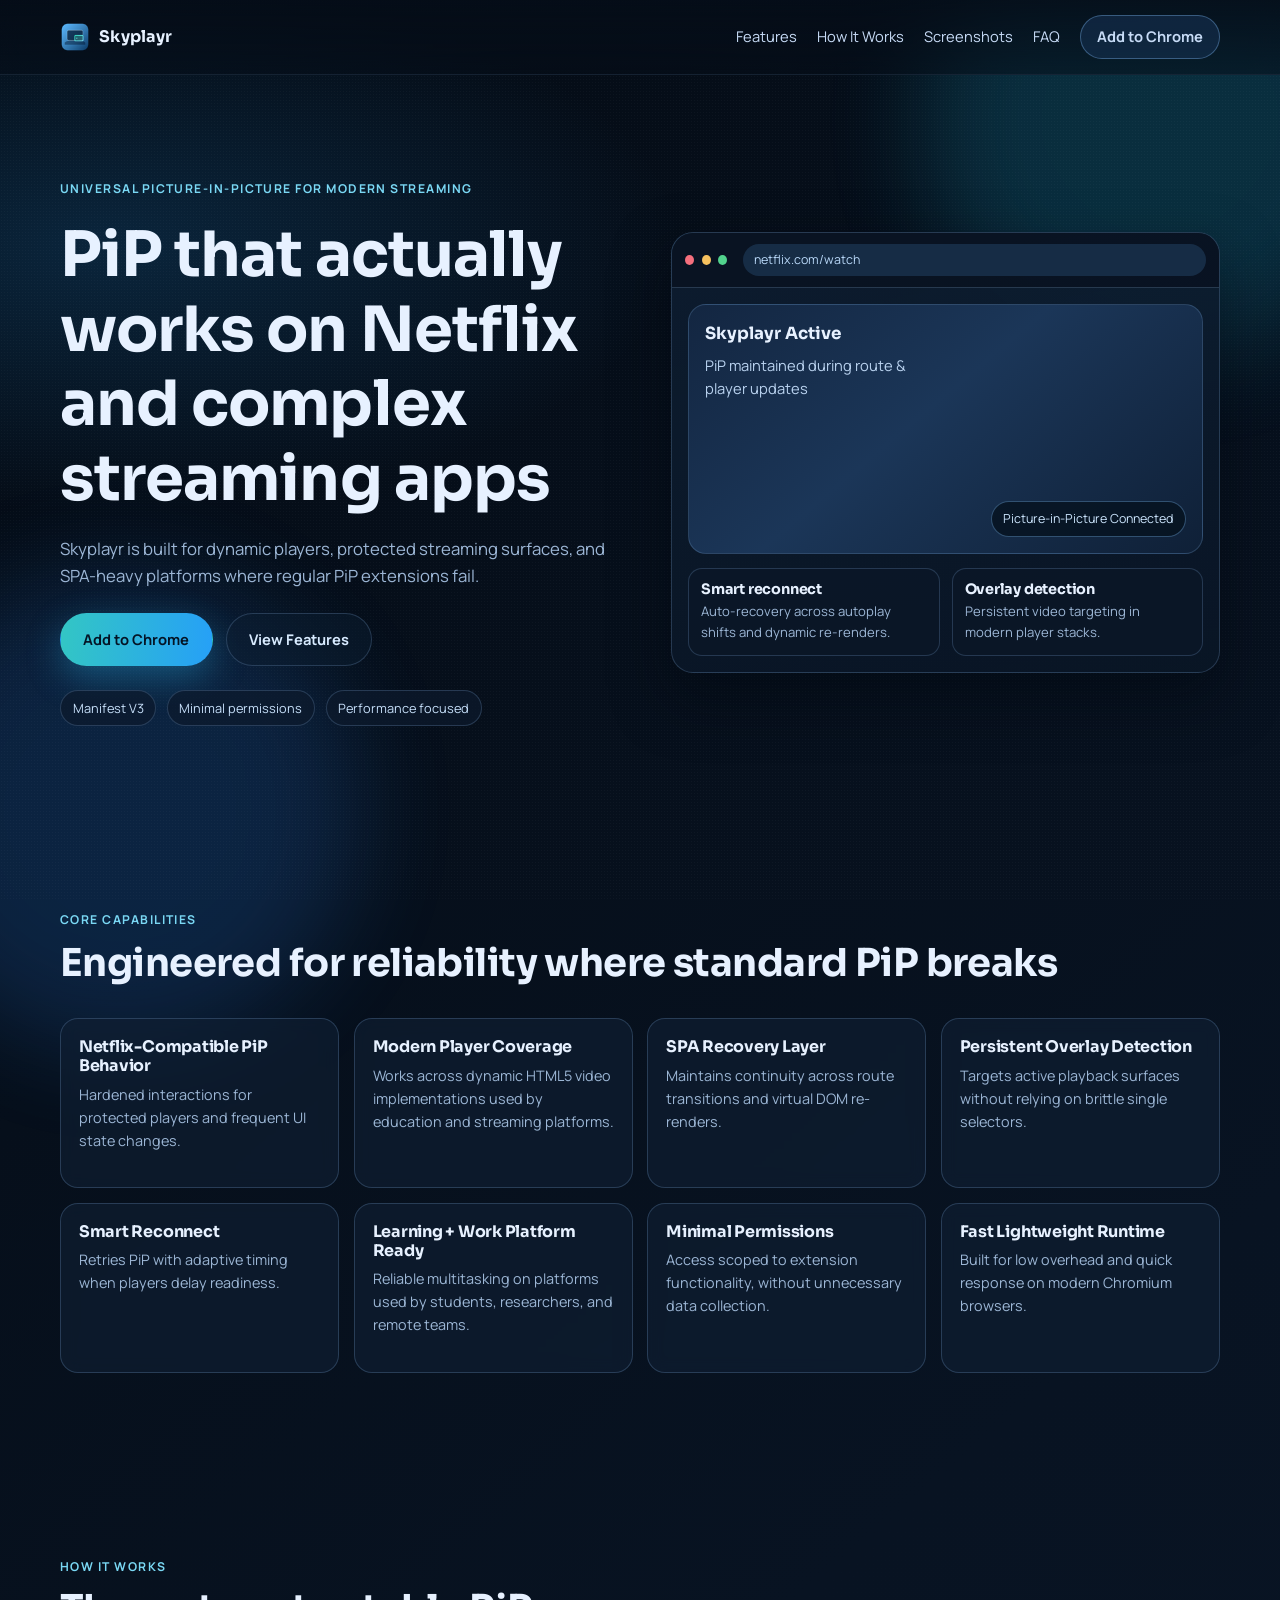
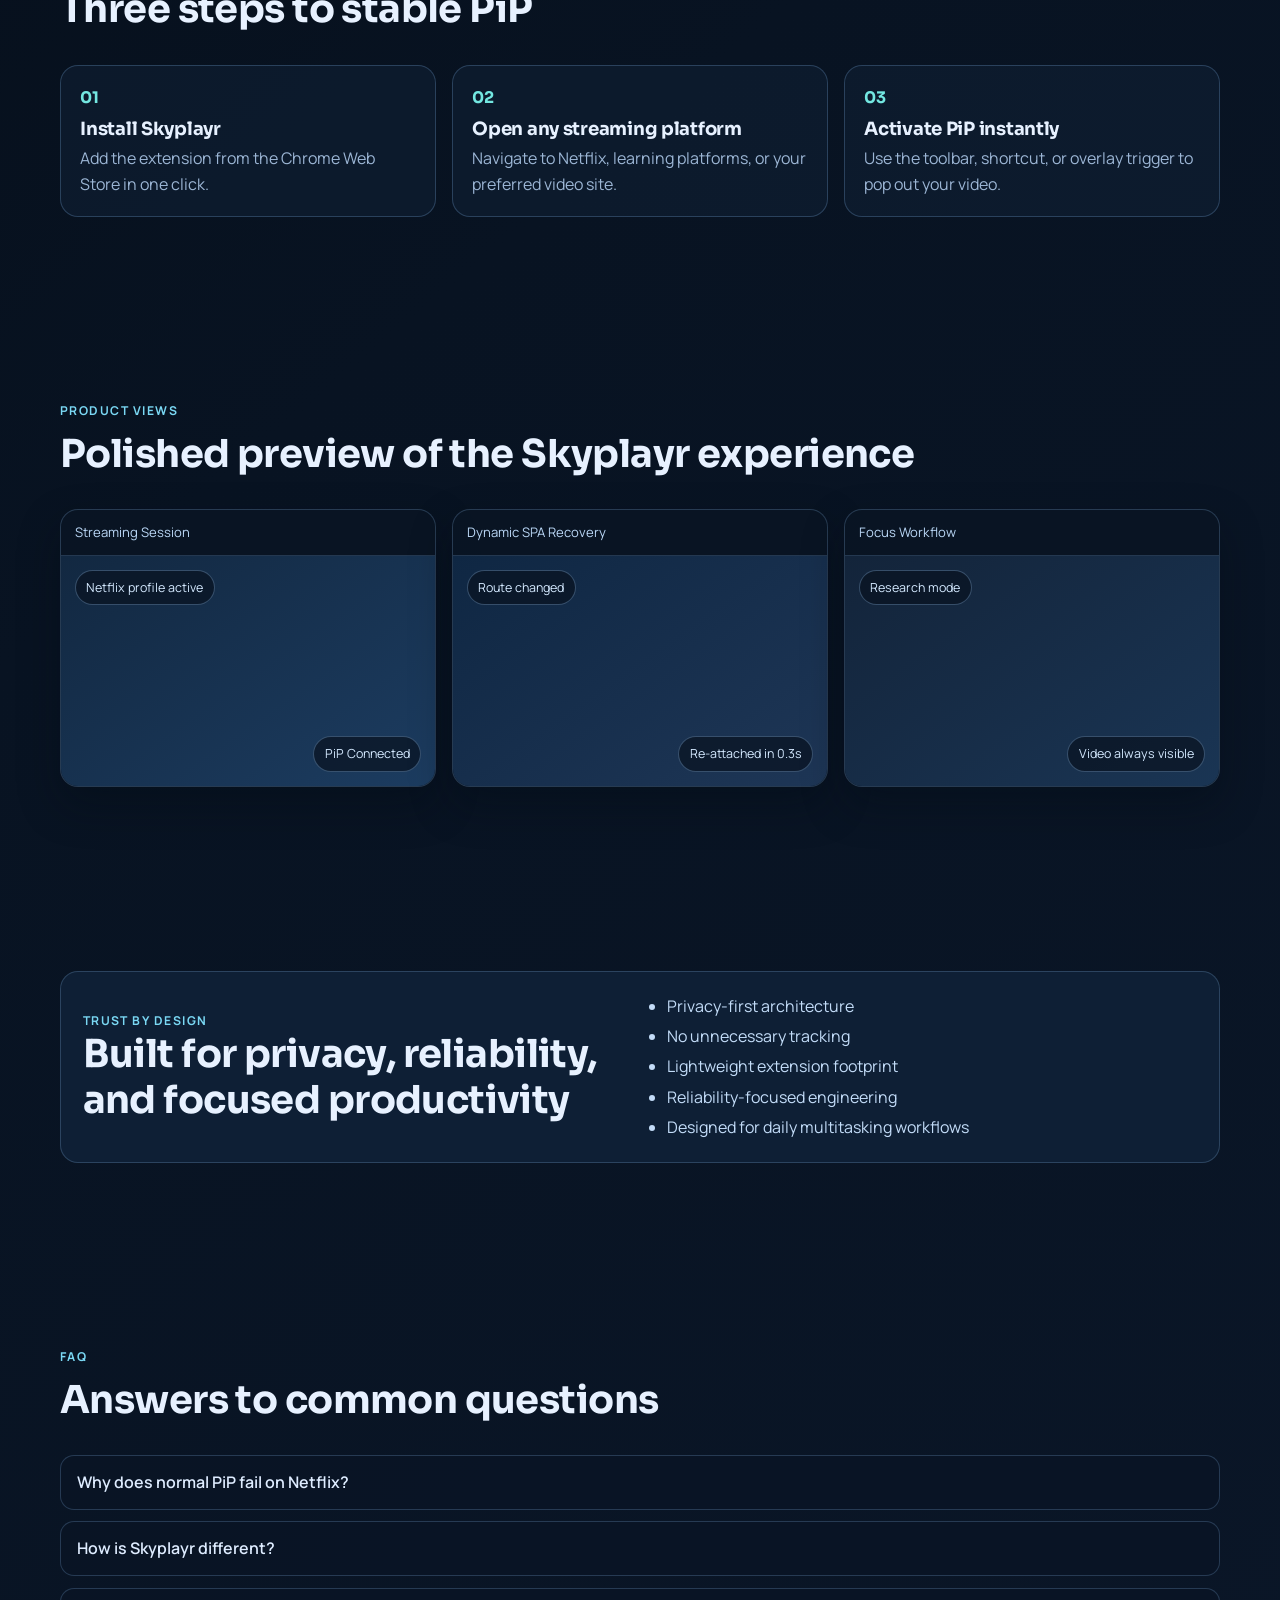
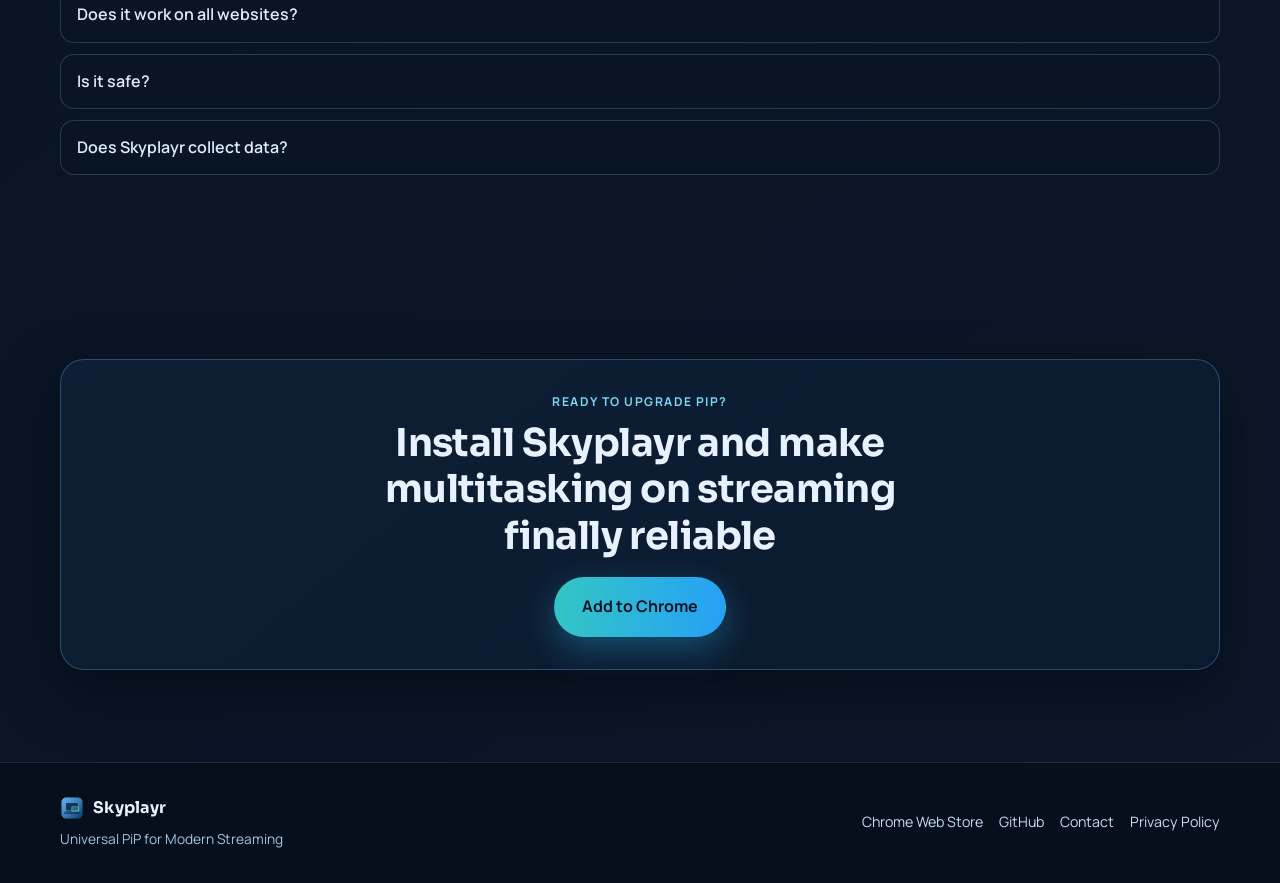
<file: index.html>
<!DOCTYPE html>
<html lang="en">
  <head>
    <meta charset="UTF-8" />
    <meta name="viewport" content="width=device-width, initial-scale=1" />
    <title>Skyplayr | Universal PiP for Modern Streaming</title>
    <meta
      name="description"
      content="Skyplayr is a premium universal Picture-in-Picture Chrome extension built for Netflix and modern streaming sites where normal PiP fails."
    />
    <meta
      name="keywords"
      content="Skyplayr, Picture in Picture, Netflix PiP, Chrome extension, streaming productivity"
    />
    <meta name="author" content="Skyplayr" />
    <meta name="theme-color" content="#081322" />

    <link rel="canonical" href="https://chethanyadav456.github.io/Skyplayr/" />

    <meta property="og:type" content="website" />
    <meta property="og:title" content="Skyplayr | Universal PiP for Modern Streaming" />
    <meta
      property="og:description"
      content="Reliable PiP for Netflix and dynamic streaming platforms. Built for students, remote workers, and focused multitaskers."
    />
    <meta property="og:url" content="https://chethanyadav456.github.io/Skyplayr/" />
    <meta property="og:image" content="https://chethanyadav456.github.io/Skyplayr/icons/icon128.png" />

    <meta name="twitter:card" content="summary_large_image" />
    <meta name="twitter:title" content="Skyplayr | Universal PiP for Modern Streaming" />
    <meta
      name="twitter:description"
      content="Universal Picture-in-Picture for modern streaming where normal PiP breaks."
    />
    <meta name="twitter:image" content="https://chethanyadav456.github.io/Skyplayr/icons/icon128.png" />

    <link rel="icon" href="icons/icon32.png" sizes="32x32" type="image/png" />
    <link rel="icon" href="icons/icon16.png" sizes="16x16" type="image/png" />
    <link rel="apple-touch-icon" href="icons/icon128.png" />

    <link rel="preconnect" href="https://fonts.googleapis.com" />
    <link rel="preconnect" href="https://fonts.gstatic.com" crossorigin />
    <link
      href="https://fonts.googleapis.com/css2?family=Sora:wght@400;500;600;700;800&family=Manrope:wght@400;500;600;700&display=swap"
      rel="stylesheet"
    />

    <link rel="stylesheet" href="styles.css" />
  </head>
  <body>
    <div class="bg-orb bg-orb-1" aria-hidden="true"></div>
    <div class="bg-orb bg-orb-2" aria-hidden="true"></div>
    <div class="noise" aria-hidden="true"></div>

    <header class="site-header" id="top">
      <div class="container nav-wrap">
        <a class="brand" href="#top" aria-label="Skyplayr Home">
          <img src="icons/icon48.png" alt="Skyplayr logo" width="30" height="30" />
          <span>Skyplayr</span>
        </a>

        <button
          class="menu-toggle"
          type="button"
          aria-expanded="false"
          aria-controls="site-nav"
          aria-label="Open navigation"
        >
          <span></span>
          <span></span>
          <span></span>
        </button>

        <nav id="site-nav" class="site-nav" aria-label="Primary">
          <a href="#features">Features</a>
          <a href="#how-it-works">How It Works</a>
          <a href="#screenshots">Screenshots</a>
          <a href="#faq">FAQ</a>
          <a class="btn btn-nav" href="https://chromewebstore.google.com/detail/skyplayr-%E2%80%93-universal-pip/cgheckkfcbdfnkimogfpgnofdhigbeci" target="_blank" rel="noopener noreferrer">Add to Chrome</a>
        </nav>
      </div>
    </header>

    <main>
      <section class="hero section">
        <div class="container hero-grid">
          <div class="hero-copy reveal">
            <p class="eyebrow">Universal Picture-in-Picture for Modern Streaming</p>
            <h1>PiP that actually works on Netflix and complex streaming apps</h1>
            <p class="subheadline">
              Skyplayr is built for dynamic players, protected streaming surfaces, and SPA-heavy platforms where regular PiP extensions fail.
            </p>
            <div class="hero-ctas">
              <a
                class="btn btn-primary"
                href="https://chromewebstore.google.com/detail/skyplayr-%E2%80%93-universal-pip/cgheckkfcbdfnkimogfpgnofdhigbeci"
                target="_blank"
                rel="noopener noreferrer"
                >Add to Chrome</a
              >
              <a class="btn btn-secondary" href="#features">View Features</a>
            </div>
            <div class="hero-meta">
              <span>Manifest V3</span>
              <span>Minimal permissions</span>
              <span>Performance focused</span>
            </div>
          </div>

          <div class="hero-visual reveal">
            <div class="mock-browser">
              <div class="mock-bar">
                <span class="dot red"></span>
                <span class="dot amber"></span>
                <span class="dot green"></span>
                <div class="address">netflix.com/watch</div>
              </div>
              <div class="mock-body">
                <div class="video-scene">
                  <div class="video-info">
                    <strong>Skyplayr Active</strong>
                    <p>PiP maintained during route & player updates</p>
                  </div>
                  <div class="pip-chip">Picture-in-Picture Connected</div>
                </div>
                <div class="insights-panel">
                  <div>
                    <h3>Smart reconnect</h3>
                    <p>Auto-recovery across autoplay shifts and dynamic re-renders.</p>
                  </div>
                  <div>
                    <h3>Overlay detection</h3>
                    <p>Persistent video targeting in modern player stacks.</p>
                  </div>
                </div>
              </div>
            </div>
          </div>
        </div>
      </section>

      <section id="features" class="section features">
        <div class="container">
          <div class="section-head reveal">
            <p class="eyebrow">Core Capabilities</p>
            <h2>Engineered for reliability where standard PiP breaks</h2>
          </div>

          <div class="feature-grid">
            <article class="feature-card reveal">
              <h3>Netflix-Compatible PiP Behavior</h3>
              <p>Hardened interactions for protected players and frequent UI state changes.</p>
            </article>
            <article class="feature-card reveal">
              <h3>Modern Player Coverage</h3>
              <p>Works across dynamic HTML5 video implementations used by education and streaming platforms.</p>
            </article>
            <article class="feature-card reveal">
              <h3>SPA Recovery Layer</h3>
              <p>Maintains continuity across route transitions and virtual DOM re-renders.</p>
            </article>
            <article class="feature-card reveal">
              <h3>Persistent Overlay Detection</h3>
              <p>Targets active playback surfaces without relying on brittle single selectors.</p>
            </article>
            <article class="feature-card reveal">
              <h3>Smart Reconnect</h3>
              <p>Retries PiP with adaptive timing when players delay readiness.</p>
            </article>
            <article class="feature-card reveal">
              <h3>Learning + Work Platform Ready</h3>
              <p>Reliable multitasking on platforms used by students, researchers, and remote teams.</p>
            </article>
            <article class="feature-card reveal">
              <h3>Minimal Permissions</h3>
              <p>Access scoped to extension functionality, without unnecessary data collection.</p>
            </article>
            <article class="feature-card reveal">
              <h3>Fast Lightweight Runtime</h3>
              <p>Built for low overhead and quick response on modern Chromium browsers.</p>
            </article>
          </div>
        </div>
      </section>

      <section id="how-it-works" class="section steps">
        <div class="container">
          <div class="section-head reveal">
            <p class="eyebrow">How It Works</p>
            <h2>Three steps to stable PiP</h2>
          </div>

          <div class="step-grid">
            <article class="step-card reveal">
              <span class="step-number">01</span>
              <h3>Install Skyplayr</h3>
              <p>Add the extension from the Chrome Web Store in one click.</p>
            </article>
            <article class="step-card reveal">
              <span class="step-number">02</span>
              <h3>Open any streaming platform</h3>
              <p>Navigate to Netflix, learning platforms, or your preferred video site.</p>
            </article>
            <article class="step-card reveal">
              <span class="step-number">03</span>
              <h3>Activate PiP instantly</h3>
              <p>Use the toolbar, shortcut, or overlay trigger to pop out your video.</p>
            </article>
          </div>
        </div>
      </section>

      <section id="screenshots" class="section screenshots">
        <div class="container">
          <div class="section-head reveal">
            <p class="eyebrow">Product Views</p>
            <h2>Polished preview of the Skyplayr experience</h2>
          </div>

          <div class="shots-grid">
            <article class="shot reveal">
              <div class="shot-top">Streaming Session</div>
              <div class="shot-body shot-1">
                <div class="shot-pill">Netflix profile active</div>
                <div class="shot-window">PiP Connected</div>
              </div>
            </article>
            <article class="shot reveal">
              <div class="shot-top">Dynamic SPA Recovery</div>
              <div class="shot-body shot-2">
                <div class="shot-pill">Route changed</div>
                <div class="shot-window">Re-attached in 0.3s</div>
              </div>
            </article>
            <article class="shot reveal">
              <div class="shot-top">Focus Workflow</div>
              <div class="shot-body shot-3">
                <div class="shot-pill">Research mode</div>
                <div class="shot-window">Video always visible</div>
              </div>
            </article>
          </div>
        </div>
      </section>

      <section class="section trust">
        <div class="container trust-wrap reveal">
          <div>
            <p class="eyebrow">Trust by Design</p>
            <h2>Built for privacy, reliability, and focused productivity</h2>
          </div>
          <ul class="trust-list">
            <li>Privacy-first architecture</li>
            <li>No unnecessary tracking</li>
            <li>Lightweight extension footprint</li>
            <li>Reliability-focused engineering</li>
            <li>Designed for daily multitasking workflows</li>
          </ul>
        </div>
      </section>

      <section id="faq" class="section faq">
        <div class="container">
          <div class="section-head reveal">
            <p class="eyebrow">FAQ</p>
            <h2>Answers to common questions</h2>
          </div>

          <div class="faq-list reveal">
            <details>
              <summary>Why does normal PiP fail on Netflix?</summary>
              <p>
                Protected players and dynamic rendering patterns can interrupt standard PiP flows. Skyplayr adds resilience layers to recover across these transitions.
              </p>
            </details>
            <details>
              <summary>How is Skyplayr different?</summary>
              <p>
                Skyplayr is optimized for modern streaming behavior, including SPA route changes, delayed player readiness, and persistent candidate recovery.
              </p>
            </details>
            <details>
              <summary>Does it work on all websites?</summary>
              <p>
                It works on most modern HTML5 video players. Some websites with strict DRM or browser-level restrictions may still block PiP at policy level.
              </p>
            </details>
            <details>
              <summary>Is it safe?</summary>
              <p>
                Yes. Skyplayr is designed with minimal permissions and a privacy-first model focused only on enabling PiP behavior.
              </p>
            </details>
            <details>
              <summary>Does Skyplayr collect data?</summary>
              <p>
                Skyplayr does not collect, sell, or profile personal user data. Preference settings are stored only in Chrome extension storage for functionality.
              </p>
            </details>
          </div>
        </div>
      </section>

      <section class="section final-cta">
        <div class="container reveal cta-wrap">
          <p class="eyebrow">Ready to Upgrade PiP?</p>
          <h2>Install Skyplayr and make multitasking on streaming finally reliable</h2>
          <a
            class="btn btn-primary btn-large"
            href="https://chromewebstore.google.com/detail/skyplayr-%E2%80%93-universal-pip/cgheckkfcbdfnkimogfpgnofdhigbeci"
            target="_blank"
            rel="noopener noreferrer"
            >Add to Chrome</a
          >
        </div>
      </section>
    </main>

    <footer class="site-footer">
      <div class="container footer-wrap">
        <div>
          <a class="brand footer-brand" href="#top">
            <img src="icons/icon32.png" alt="Skyplayr logo" width="24" height="24" />
            <span>Skyplayr</span>
          </a>
          <p>Universal PiP for Modern Streaming</p>
        </div>

        <div class="footer-links">
          <a href="https://chromewebstore.google.com/detail/skyplayr-%E2%80%93-universal-pip/cgheckkfcbdfnkimogfpgnofdhigbeci" target="_blank" rel="noopener noreferrer">Chrome Web Store</a>
          <a href="https://github.com/chethanyadav456/Skyplayr" target="_blank" rel="noopener noreferrer">GitHub</a>
          <a href="https://github.com/chethanyadav456/Skyplayr/issues" target="_blank" rel="noopener noreferrer">Contact</a>
          <a href="PRIVACY_POLICY.md" target="_blank" rel="noopener noreferrer">Privacy Policy</a>
        </div>
      </div>
    </footer>

    <script type="application/ld+json">
      {
        "@context": "https://schema.org",
        "@type": "SoftwareApplication",
        "name": "Skyplayr",
        "applicationCategory": "BrowserApplication",
        "operatingSystem": "Chrome",
        "description": "Universal Picture-in-Picture for modern streaming websites, optimized for Netflix and dynamic players.",
        "url": "https://chethanyadav456.github.io/Skyplayr/",
        "downloadUrl": "https://chromewebstore.google.com/detail/skyplayr-%E2%80%93-universal-pip/cgheckkfcbdfnkimogfpgnofdhigbeci",
        "offers": {
          "@type": "Offer",
          "price": "0",
          "priceCurrency": "USD"
        }
      }
    </script>
    <script src="script.js" defer></script>
  </body>
</html>
</file>
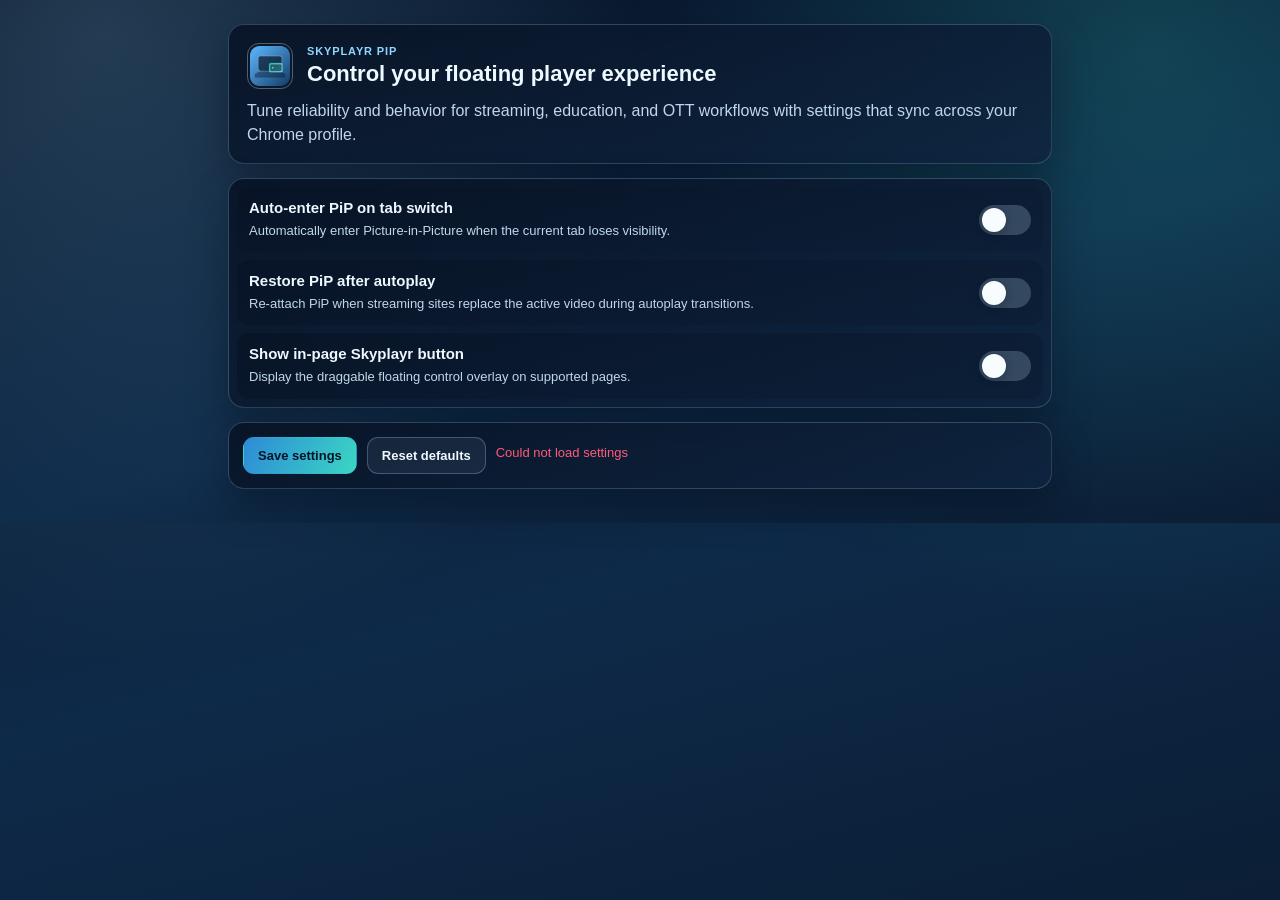
<file: options.html>
<!doctype html>
<html lang="en">
  <head>
    <meta charset="UTF-8" />
    <meta name="viewport" content="width=device-width, initial-scale=1.0" />
    <title>Skyplayr Settings</title>
    <link rel="stylesheet" href="styles/options.css" />
  </head>
  <body>
    <main class="app">
      <section class="card hero">
        <div class="brand-row">
          <img class="brand-icon" src="icons/icon128.png" alt="Skyplayr logo" />
          <div>
            <p class="eyebrow">Skyplayr PiP</p>
            <h1>Control your floating player experience</h1>
          </div>
        </div>
        <p class="hero-copy">
          Tune reliability and behavior for streaming, education, and OTT workflows with settings that sync across your Chrome profile.
        </p>
      </section>

      <section class="card settings" aria-label="Skyplayr settings">
        <label class="setting">
          <div>
            <h2>Auto-enter PiP on tab switch</h2>
            <p>Automatically enter Picture-in-Picture when the current tab loses visibility.</p>
          </div>
          <input id="autoEnterOnTabSwitch" type="checkbox" />
          <span class="switch" aria-hidden="true"></span>
        </label>

        <label class="setting">
          <div>
            <h2>Restore PiP after autoplay</h2>
            <p>Re-attach PiP when streaming sites replace the active video during autoplay transitions.</p>
          </div>
          <input id="restoreAfterAutoplay" type="checkbox" />
          <span class="switch" aria-hidden="true"></span>
        </label>

        <label class="setting">
          <div>
            <h2>Show in-page Skyplayr button</h2>
            <p>Display the draggable floating control overlay on supported pages.</p>
          </div>
          <input id="showOverlayButton" type="checkbox" />
          <span class="switch" aria-hidden="true"></span>
        </label>
      </section>

      <section class="card actions">
        <button id="saveButton" class="primary" type="button">Save settings</button>
        <button id="resetButton" class="ghost" type="button">Reset defaults</button>
        <p id="status" role="status" aria-live="polite"></p>
      </section>
    </main>

    <script src="options.js"></script>
  </body>
</html>
</file>
<file: styles.css>
:root {
  --bg: #070f1a;
  --bg-soft: #0d1a2b;
  --surface: rgba(16, 31, 51, 0.65);
  --surface-strong: rgba(15, 33, 56, 0.88);
  --border: rgba(130, 173, 216, 0.24);
  --text: #e7f1ff;
  --text-muted: #9cb6d5;
  --accent: #33c6c4;
  --accent-2: #26a0f7;
  --focus: #74e6e2;
  --radius: 18px;
  --shadow-lg: 0 24px 56px rgba(2, 8, 16, 0.5);
}

* {
  box-sizing: border-box;
}

html {
  scroll-behavior: smooth;
}

body {
  margin: 0;
  font-family: "Manrope", "Segoe UI", sans-serif;
  background: radial-gradient(1200px 500px at 90% -10%, rgba(51, 198, 196, 0.15), transparent 58%),
    radial-gradient(1000px 460px at 8% 6%, rgba(38, 160, 247, 0.17), transparent 58%),
    linear-gradient(140deg, #040b14, #081322 44%, #0b1729 100%);
  color: var(--text);
  line-height: 1.6;
  min-height: 100vh;
}

.noise {
  position: fixed;
  inset: 0;
  pointer-events: none;
  opacity: 0.05;
  z-index: -1;
  background-image: radial-gradient(rgba(255, 255, 255, 0.6) 0.35px, transparent 0.35px);
  background-size: 3px 3px;
}

.bg-orb {
  position: fixed;
  width: 480px;
  height: 480px;
  border-radius: 50%;
  filter: blur(50px);
  z-index: -1;
  opacity: 0.18;
}

.bg-orb-1 {
  top: -120px;
  right: -120px;
  background: #1dbadf;
}

.bg-orb-2 {
  bottom: -150px;
  left: -120px;
  background: #2b84f0;
}

a {
  color: inherit;
}

.container {
  width: min(1160px, 92vw);
  margin: 0 auto;
}

.section {
  padding: 5.75rem 0;
}

.eyebrow {
  margin: 0;
  letter-spacing: 0.12em;
  text-transform: uppercase;
  font-size: 0.76rem;
  font-weight: 700;
  color: #7ad8f4;
}

h1,
h2,
h3 {
  margin: 0;
  font-family: "Sora", "Segoe UI", sans-serif;
  line-height: 1.2;
  letter-spacing: -0.015em;
}

h1 {
  font-size: clamp(2rem, 5vw, 3.9rem);
}

h2 {
  font-size: clamp(1.55rem, 3vw, 2.65rem);
}

h3 {
  font-size: 1.14rem;
}

p {
  margin: 0;
  color: var(--text-muted);
}

.site-header {
  position: sticky;
  top: 0;
  z-index: 20;
  backdrop-filter: blur(14px);
  background: linear-gradient(180deg, rgba(5, 13, 24, 0.88), rgba(5, 13, 24, 0.52));
  border-bottom: 1px solid rgba(124, 161, 201, 0.14);
  transition: background-color 0.25s ease, border-color 0.25s ease, box-shadow 0.25s ease;
}

.site-header.is-scrolled {
  border-bottom-color: rgba(141, 185, 229, 0.28);
  background: rgba(5, 12, 23, 0.92);
  box-shadow: 0 10px 28px rgba(2, 8, 16, 0.35);
}

.nav-wrap {
  min-height: 74px;
  display: flex;
  align-items: center;
  justify-content: space-between;
  gap: 1rem;
}

.brand {
  display: inline-flex;
  align-items: center;
  gap: 0.58rem;
  text-decoration: none;
  font-family: "Sora", "Segoe UI", sans-serif;
  font-weight: 700;
}

.brand span {
  letter-spacing: 0.01em;
}

.site-nav {
  display: flex;
  align-items: center;
  gap: 1.25rem;
}

.site-nav a {
  text-decoration: none;
  font-size: 0.92rem;
  color: #c7dbf6;
}

.site-nav a:hover {
  color: #eff7ff;
}

.menu-toggle {
  display: none;
  width: 44px;
  height: 40px;
  padding: 0.4rem;
  border: 1px solid var(--border);
  background: rgba(9, 20, 35, 0.82);
  border-radius: 12px;
  cursor: pointer;
}

.menu-toggle span {
  display: block;
  height: 2px;
  margin: 5px 0;
  border-radius: 99px;
  background: #dbebff;
}

.btn {
  display: inline-flex;
  align-items: center;
  justify-content: center;
  text-decoration: none;
  border-radius: 999px;
  font-weight: 700;
  font-size: 0.92rem;
  border: 1px solid transparent;
  transition: transform 0.2s ease, box-shadow 0.2s ease, border-color 0.2s ease, background-color 0.2s ease;
}

.btn:focus-visible,
.menu-toggle:focus-visible,
summary:focus-visible {
  outline: 2px solid var(--focus);
  outline-offset: 2px;
}

.btn-primary {
  background: linear-gradient(94deg, var(--accent), var(--accent-2));
  color: #041425;
  padding: 0.84rem 1.4rem;
  box-shadow: 0 12px 34px rgba(40, 175, 230, 0.35);
}

.btn-primary:hover {
  transform: translateY(-2px);
  box-shadow: 0 16px 36px rgba(39, 170, 229, 0.4);
}

.btn-secondary {
  padding: 0.84rem 1.4rem;
  border-color: var(--border);
  color: #d8ebff;
  background: rgba(13, 29, 49, 0.52);
}

.btn-secondary:hover {
  transform: translateY(-2px);
  border-color: rgba(164, 197, 235, 0.5);
}

.btn-nav {
  padding: 0.58rem 1rem;
  border-color: rgba(111, 163, 214, 0.44);
  background: rgba(20, 45, 74, 0.72);
}

.btn-large {
  font-size: 1rem;
  padding: 1rem 1.7rem;
}

.hero {
  padding-top: 6.5rem;
}

.hero-grid {
  display: grid;
  grid-template-columns: 1.05fr 1fr;
  gap: 2.2rem;
  align-items: center;
}

.hero-copy {
  display: grid;
  gap: 1.2rem;
}

.hero-copy h1 {
  max-width: 14ch;
}

.subheadline {
  max-width: 56ch;
  font-size: 1.05rem;
}

.hero-ctas {
  display: flex;
  flex-wrap: wrap;
  gap: 0.8rem;
  margin-top: 0.25rem;
}

.hero-meta {
  display: flex;
  flex-wrap: wrap;
  gap: 0.68rem;
  margin-top: 0.35rem;
}

.hero-meta span {
  padding: 0.42rem 0.72rem;
  border-radius: 999px;
  border: 1px solid var(--border);
  background: rgba(13, 26, 44, 0.75);
  color: #c5def8;
  font-size: 0.8rem;
}

.mock-browser {
  border: 1px solid var(--border);
  border-radius: calc(var(--radius) + 4px);
  overflow: hidden;
  background: linear-gradient(170deg, rgba(13, 29, 48, 0.95), rgba(10, 22, 38, 0.88));
  box-shadow: var(--shadow-lg);
}

.mock-bar {
  display: flex;
  align-items: center;
  gap: 0.48rem;
  padding: 0.68rem 0.82rem;
  border-bottom: 1px solid rgba(129, 170, 212, 0.25);
  background: rgba(8, 17, 31, 0.78);
}

.dot {
  width: 10px;
  height: 10px;
  border-radius: 50%;
}

.dot.red {
  background: #f56f7d;
}

.dot.amber {
  background: #f6c15f;
}

.dot.green {
  background: #52d38d;
}

.address {
  margin-left: 0.5rem;
  padding: 0.38rem 0.7rem;
  border-radius: 999px;
  background: rgba(26, 49, 77, 0.84);
  font-size: 0.78rem;
  color: #b8d7f7;
  white-space: nowrap;
  overflow: hidden;
  text-overflow: ellipsis;
  width: 100%;
}

.mock-body {
  padding: 1rem;
  display: grid;
  gap: 0.85rem;
}

.video-scene {
  min-height: 250px;
  border-radius: var(--radius);
  border: 1px solid rgba(122, 162, 205, 0.25);
  background: linear-gradient(140deg, #132641, #1b3658 45%, #0f2037);
  display: flex;
  flex-direction: column;
  justify-content: space-between;
  padding: 1rem;
}

.video-info {
  max-width: 24ch;
}

.video-info strong {
  font-family: "Sora", "Segoe UI", sans-serif;
  font-size: 1.05rem;
}

.video-info p {
  margin-top: 0.35rem;
  color: #b9d2ef;
  font-size: 0.92rem;
}

.pip-chip {
  align-self: flex-end;
  background: rgba(6, 18, 31, 0.8);
  border: 1px solid rgba(98, 151, 202, 0.46);
  border-radius: 999px;
  padding: 0.46rem 0.72rem;
  font-size: 0.78rem;
  color: #cae3fb;
}

.insights-panel {
  display: grid;
  grid-template-columns: repeat(2, 1fr);
  gap: 0.76rem;
}

.insights-panel > div {
  border: 1px solid rgba(120, 169, 218, 0.24);
  border-radius: 14px;
  padding: 0.74rem;
  background: rgba(11, 23, 40, 0.84);
}

.insights-panel h3 {
  font-size: 0.9rem;
}

.insights-panel p {
  margin-top: 0.2rem;
  font-size: 0.82rem;
}

.section-head {
  display: grid;
  gap: 0.65rem;
  margin-bottom: 2rem;
}

.feature-grid {
  display: grid;
  grid-template-columns: repeat(4, minmax(0, 1fr));
  gap: 0.9rem;
}

.feature-card {
  padding: 1.12rem;
  border: 1px solid rgba(124, 168, 214, 0.25);
  background: var(--surface);
  border-radius: var(--radius);
  backdrop-filter: blur(8px);
  min-height: 170px;
}

.feature-card h3 {
  font-size: 1rem;
  margin-bottom: 0.45rem;
}

.feature-card p {
  font-size: 0.9rem;
}

.step-grid {
  display: grid;
  grid-template-columns: repeat(3, minmax(0, 1fr));
  gap: 1rem;
}

.step-card {
  border-radius: var(--radius);
  border: 1px solid rgba(121, 171, 220, 0.27);
  background: var(--surface);
  padding: 1.2rem;
}

.step-number {
  display: inline-block;
  font-family: "Sora", "Segoe UI", sans-serif;
  color: #73e7e1;
  font-weight: 700;
  margin-bottom: 0.46rem;
}

.step-card p {
  margin-top: 0.4rem;
}

.shots-grid {
  display: grid;
  grid-template-columns: repeat(3, minmax(0, 1fr));
  gap: 1rem;
}

.shot {
  border-radius: var(--radius);
  border: 1px solid rgba(130, 175, 222, 0.25);
  overflow: hidden;
  background: rgba(10, 21, 36, 0.88);
  box-shadow: 0 18px 40px rgba(4, 10, 19, 0.36);
}

.shot-top {
  padding: 0.74rem 0.9rem;
  border-bottom: 1px solid rgba(117, 162, 208, 0.26);
  font-size: 0.82rem;
  color: #bad7f6;
}

.shot-body {
  position: relative;
  min-height: 230px;
  padding: 0.88rem;
  display: flex;
  flex-direction: column;
  justify-content: space-between;
}

.shot-1 {
  background: linear-gradient(145deg, #122841, #1c3c60);
}

.shot-2 {
  background: linear-gradient(145deg, #0f2743, #1e3656);
}

.shot-3 {
  background: linear-gradient(145deg, #13243a, #1a3554);
}

.shot-pill,
.shot-window {
  width: fit-content;
  border: 1px solid rgba(130, 175, 220, 0.36);
  border-radius: 999px;
  background: rgba(9, 18, 32, 0.72);
  color: #d4e9ff;
  font-size: 0.78rem;
  padding: 0.42rem 0.65rem;
}

.shot-window {
  align-self: flex-end;
}

.trust-wrap {
  display: grid;
  grid-template-columns: 1fr 1fr;
  gap: 1rem;
  align-items: center;
  border: 1px solid rgba(132, 176, 220, 0.25);
  border-radius: var(--radius);
  background: var(--surface-strong);
  padding: 1.35rem;
}

.trust-list {
  margin: 0;
  padding-left: 1.2rem;
  color: #c3dcf8;
  display: grid;
  gap: 0.3rem;
}

.faq-list {
  display: grid;
  gap: 0.72rem;
}

details {
  border: 1px solid rgba(121, 168, 214, 0.26);
  border-radius: 14px;
  background: rgba(10, 21, 37, 0.84);
  padding: 0.85rem 1rem;
}

summary {
  cursor: pointer;
  list-style: none;
  font-weight: 600;
  color: #deecff;
}

summary::-webkit-details-marker {
  display: none;
}

details p {
  margin-top: 0.55rem;
  font-size: 0.94rem;
}

.cta-wrap {
  text-align: center;
  border: 1px solid rgba(126, 172, 219, 0.32);
  border-radius: calc(var(--radius) + 6px);
  padding: 2rem 1rem;
  background: linear-gradient(140deg, rgba(15, 33, 56, 0.84), rgba(11, 27, 47, 0.9));
  box-shadow: var(--shadow-lg);
}

.cta-wrap h2 {
  margin: 0.55rem auto 1.15rem;
  max-width: 20ch;
}

.site-footer {
  border-top: 1px solid rgba(112, 157, 204, 0.22);
  background: rgba(6, 14, 25, 0.74);
}

.footer-wrap {
  min-height: 120px;
  display: flex;
  flex-wrap: wrap;
  justify-content: space-between;
  align-items: center;
  gap: 1rem;
  padding: 1.2rem 0;
}

.footer-brand {
  margin-bottom: 0.25rem;
}

.footer-wrap p {
  color: #a6c4e4;
  font-size: 0.86rem;
}

.footer-links {
  display: flex;
  flex-wrap: wrap;
  gap: 0.8rem 1rem;
}

.footer-links a {
  text-decoration: none;
  color: #c7ddf7;
  font-size: 0.89rem;
}

.footer-links a:hover {
  color: #f0f7ff;
}

.reveal {
  opacity: 0;
  transform: translateY(20px);
  transition: opacity 0.55s ease, transform 0.55s ease;
}

.reveal.is-visible {
  opacity: 1;
  transform: translateY(0);
}

@media (max-width: 1040px) {
  .hero-grid,
  .trust-wrap {
    grid-template-columns: 1fr;
  }

  .feature-grid {
    grid-template-columns: repeat(2, minmax(0, 1fr));
  }

  .shots-grid {
    grid-template-columns: repeat(2, minmax(0, 1fr));
  }
}

@media (max-width: 790px) {
  .menu-toggle {
    display: block;
  }

  .site-nav {
    position: absolute;
    top: 74px;
    left: 0;
    right: 0;
    margin: 0 auto;
    width: min(92vw, 500px);
    border-radius: 14px;
    border: 1px solid rgba(121, 167, 212, 0.38);
    background: rgba(8, 20, 35, 0.95);
    backdrop-filter: blur(8px);
    padding: 0.75rem;
    display: none;
    flex-direction: column;
    align-items: stretch;
  }

  .site-nav.is-open {
    display: flex;
  }

  .site-nav a {
    padding: 0.46rem 0.2rem;
  }

  .hero {
    padding-top: 5rem;
  }

  .step-grid,
  .shots-grid,
  .feature-grid,
  .insights-panel {
    grid-template-columns: 1fr;
  }

  .video-scene {
    min-height: 210px;
  }

  .section {
    padding: 4.6rem 0;
  }
}

@media (prefers-reduced-motion: reduce) {
  *,
  *::before,
  *::after {
    animation-duration: 0.01ms !important;
    animation-iteration-count: 1 !important;
    transition-duration: 0.01ms !important;
    scroll-behavior: auto !important;
  }
}
</file>
<file: styles/options.css>
:root {
  --sky-900: #081325;
  --sky-700: #113a64;
  --sky-500: #2f7dc4;
  --sky-300: #8fd8ff;
  --mint-400: #2ed3b7;
  --rose-400: #ff5a7a;
  --text-100: #eef8ff;
  --text-300: #c0d7ea;
  --surface-900: rgba(8, 19, 37, 0.92);
  --surface-800: rgba(10, 26, 48, 0.88);
  --surface-700: rgba(15, 36, 63, 0.86);
}

* {
  box-sizing: border-box;
}

html,
body {
  margin: 0;
  min-height: 100%;
  background: radial-gradient(circle at 8% 6%, rgba(143, 216, 255, 0.2), transparent 42%),
    radial-gradient(circle at 90% 10%, rgba(46, 211, 183, 0.18), transparent 38%),
    linear-gradient(165deg, #071224, #0e2a49 60%, #0b1e35);
  color: var(--text-100);
  font-family: "Avenir Next", "Segoe UI", sans-serif;
}

.app {
  max-width: 860px;
  margin: 0 auto;
  padding: 24px 18px 34px;
  display: grid;
  gap: 14px;
}

.card {
  border-radius: 16px;
  border: 1px solid rgba(173, 219, 255, 0.22);
  background: linear-gradient(160deg, var(--surface-900), var(--surface-700));
  box-shadow: 0 18px 38px rgba(3, 8, 17, 0.35);
}

.hero {
  padding: 18px 18px 16px;
}

.brand-row {
  display: flex;
  align-items: center;
  gap: 14px;
}

.brand-icon {
  width: 46px;
  height: 46px;
  border-radius: 12px;
  border: 1px solid rgba(201, 236, 255, 0.35);
}

.eyebrow {
  margin: 0 0 4px;
  color: var(--sky-300);
  letter-spacing: 0.08em;
  text-transform: uppercase;
  font-size: 11px;
  font-weight: 700;
}

h1 {
  margin: 0;
  font-size: 22px;
  font-weight: 650;
  line-height: 1.2;
}

.hero-copy {
  margin: 10px 0 0;
  color: var(--text-300);
  line-height: 1.5;
}

.settings {
  padding: 8px;
  display: grid;
  gap: 8px;
}

.setting {
  position: relative;
  display: grid;
  grid-template-columns: 1fr auto;
  gap: 12px;
  align-items: center;
  border-radius: 12px;
  padding: 12px;
  background: linear-gradient(165deg, rgba(7, 18, 36, 0.72), rgba(12, 30, 54, 0.82));
  cursor: pointer;
}

.setting h2 {
  margin: 0;
  font-size: 15px;
  font-weight: 620;
}

.setting p {
  margin: 6px 0 0;
  color: var(--text-300);
  font-size: 13px;
  line-height: 1.4;
}

.setting input {
  position: absolute;
  opacity: 0;
  pointer-events: none;
}

.switch {
  position: relative;
  width: 52px;
  height: 30px;
  border-radius: 999px;
  background: rgba(194, 221, 244, 0.22);
  transition: background 180ms ease;
}

.switch::after {
  content: "";
  position: absolute;
  top: 3px;
  left: 3px;
  width: 24px;
  height: 24px;
  border-radius: 50%;
  background: #f7fcff;
  box-shadow: 0 2px 8px rgba(5, 9, 16, 0.28);
  transition: transform 180ms ease;
}

.setting input:checked + .switch {
  background: linear-gradient(90deg, #2a92db, var(--mint-400));
}

.setting input:checked + .switch::after {
  transform: translateX(22px);
}

.actions {
  display: flex;
  align-items: center;
  gap: 10px;
  flex-wrap: wrap;
  padding: 14px;
}

button {
  border-radius: 11px;
  border: 1px solid transparent;
  padding: 10px 14px;
  font-size: 13px;
  font-weight: 650;
  cursor: pointer;
}

.primary {
  background: linear-gradient(115deg, #2e8bd6, #3ad6c4);
  color: #041427;
}

.ghost {
  background: rgba(173, 219, 255, 0.08);
  color: var(--text-100);
  border-color: rgba(173, 219, 255, 0.28);
}

#status {
  margin: 0;
  font-size: 13px;
  color: var(--text-300);
  min-height: 20px;
}

#status[data-kind="success"] {
  color: var(--mint-400);
}

#status[data-kind="error"] {
  color: var(--rose-400);
}

#status[data-kind="info"] {
  color: var(--sky-300);
}

@media (max-width: 680px) {
  .app {
    padding: 14px;
  }

  h1 {
    font-size: 19px;
  }

  .setting {
    grid-template-columns: 1fr;
  }

  .actions {
    flex-direction: column;
    align-items: stretch;
  }

  button {
    width: 100%;
  }
}
</file>
